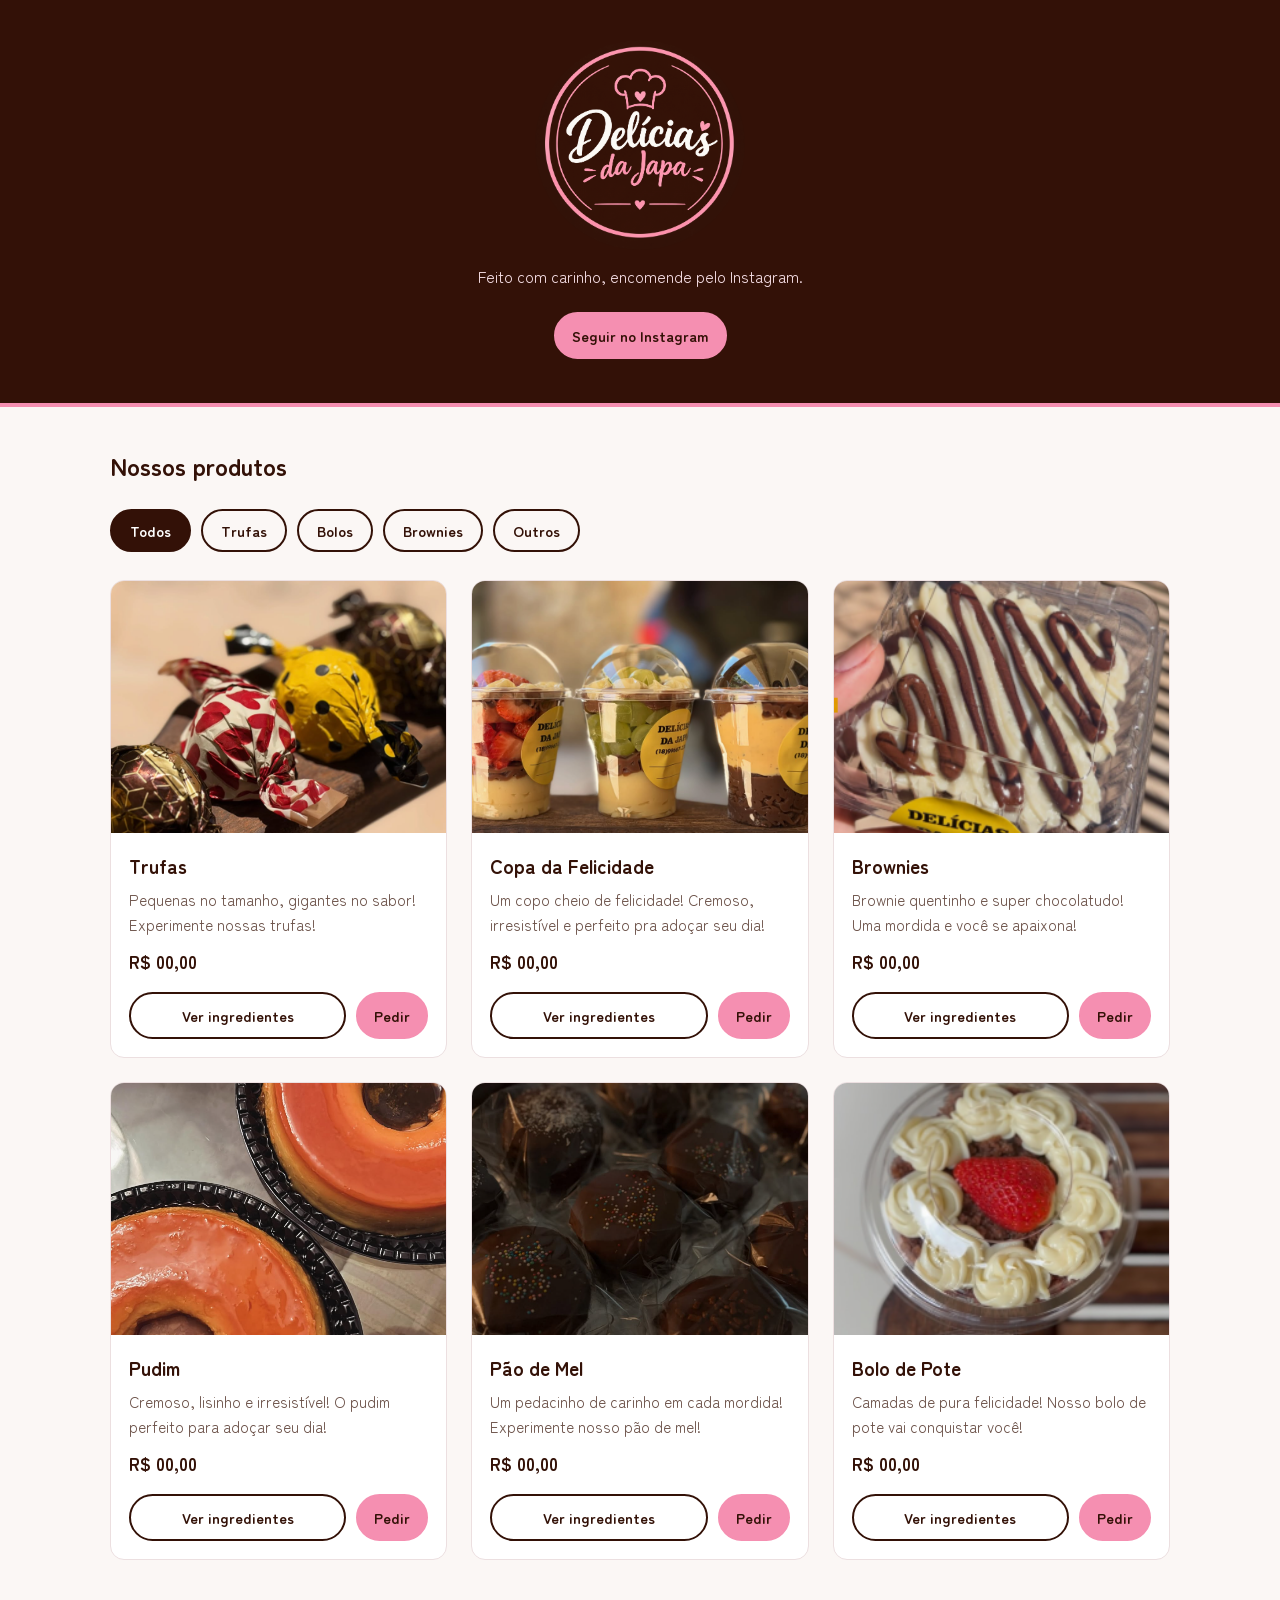
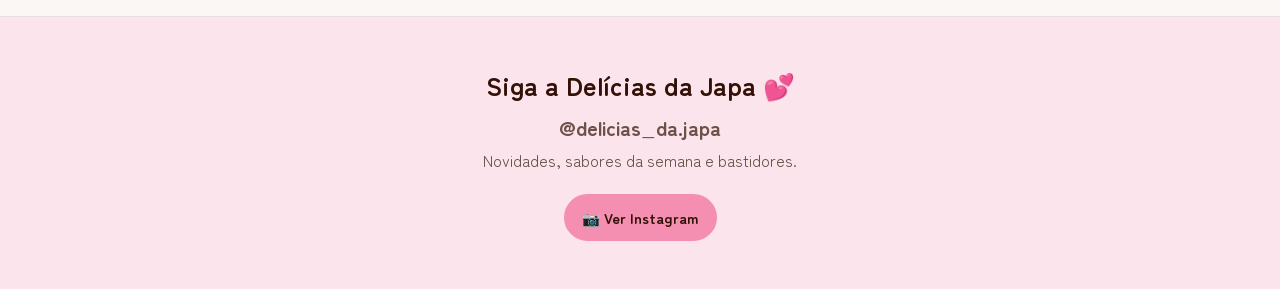
<file: index.html>
<!DOCTYPE html>
<html lang="pt-BR">
<head>
  <meta charset="UTF-8">
  <meta name="viewport" content="width=device-width, initial-scale=1">
  <title>Delícias da Japa</title>
  <meta name="description" content="Vitrine de produtos da Delícias da Japa. Confira o cardápio e faça seu pedido pelo Instagram.">
  <link rel="icon" href="img/Logo.png">
  <link rel="preconnect" href="https://fonts.googleapis.com">
  <link rel="preconnect" href="https://fonts.gstatic.com" crossorigin>
  <link href="https://fonts.googleapis.com/css2?family=Zen+Maru+Gothic:wght@400;500;700&display=swap" rel="stylesheet">
  <link rel="stylesheet" href="style.css">
</head>
<body>

  <header class="topo">
    <h1 class="logo-titulo">
      <img class="logo" src="img/Logo.png" alt="Delícias da Japa" width="200" height="200">
    </h1>
    <p>Feito com carinho, encomende pelo Instagram.</p>
    <a class="botao botao-cheio" href="https://www.instagram.com/delicias_da.japa/" target="_blank" rel="noopener">Seguir no Instagram</a>
  </header>

  <main>
    <h2 class="titulo-secao">Nossos produtos</h2>

    <!-- Para mudar de categoria de um produto, troque o data-categoria do <article> -->
    <div class="filtros" role="group" aria-label="Filtrar produtos por categoria">
      <button class="filtro ativo" type="button" data-filtro="todos" aria-pressed="true">Todos</button>
      <button class="filtro" type="button" data-filtro="trufas" aria-pressed="false">Trufas</button>
      <button class="filtro" type="button" data-filtro="bolos" aria-pressed="false">Bolos</button>
      <button class="filtro" type="button" data-filtro="brownies" aria-pressed="false">Brownies</button>
      <button class="filtro" type="button" data-filtro="outros" aria-pressed="false">Outros</button>
    </div>

    <div class="grade">

      <!--
        COPIE ESTE BLOCO <article> PARA CADA PRODUTO NOVO
        (e escolha o data-categoria: trufas, bolos, brownies ou outros).
        1) Troque o src da <img> pelo caminho da foto (ex.: img/temaki.jpg)
        2) Troque o href do botão "Ver ingredientes" pela página do produto
      -->
      <article class="card" data-categoria="trufas">
        <img src="img/Trufas.png" alt="Trufas">
        <div class="card-corpo">
          <h3>Trufas</h3>
          <p>Pequenas no tamanho, gigantes no sabor! Experimente nossas trufas!</p>
          <p class="preco">R$ 00,00</p>
          <div class="acoes">
            <a class="botao" href="ingredientes-temaki.html">Ver ingredientes</a>
            <a class="botao botao-cheio" href="https://ig.me/m/delicias_da.japa" target="_blank" rel="noopener">Pedir</a>
          </div>
        </div>
      </article>

      <article class="card" data-categoria="outros">
        <img src="img/Copodafelicidade.png" alt="Copo da Felicidade">
        <div class="card-corpo">
          <h3>Copa da Felicidade</h3>
          <p>Um copo cheio de felicidade! Cremoso, irresistível e perfeito pra adoçar seu dia!</p>
          <p class="preco">R$ 00,00</p>
          <div class="acoes">
            <a class="botao" href="ingredientes-hot-roll.html">Ver ingredientes</a>
            <a class="botao botao-cheio" href="https://ig.me/m/delicias_da.japa" target="_blank" rel="noopener">Pedir</a>
          </div>
        </div>
      </article>

      <article class="card" data-categoria="brownies">
        <img src="img/Brownie.png" alt="Brownie">
        <div class="card-corpo">
          <h3>Brownies</h3>
          <p>Brownie quentinho e super chocolatudo! Uma mordida e você se apaixona!</p>
          <p class="preco">R$ 00,00</p>
          <div class="acoes">
            <a class="botao" href="ingredientes-combinado.html">Ver ingredientes</a>
            <a class="botao botao-cheio" href="https://ig.me/m/delicias_da.japa" target="_blank" rel="noopener">Pedir</a>
          </div>
        </div>
      </article>

      <article class="card" data-categoria="outros">
        <img src="img/Pudim.png" alt="Pudim">
        <div class="card-corpo">
          <h3>Pudim</h3>
          <p>Cremoso, lisinho e irresistível! O pudim perfeito para adoçar seu dia!</p>
          <p class="preco">R$ 00,00</p>
          <div class="acoes">
            <a class="botao" href="ingredientes-yakisoba.html">Ver ingredientes</a>
            <a class="botao botao-cheio" href="https://ig.me/m/delicias_da.japa" target="_blank" rel="noopener">Pedir</a>
          </div>
        </div>
      </article>

      <article class="card" data-categoria="outros">
        <img src="img/PaodeMel.png" alt="Foto do Gyoza">
        <div class="card-corpo">
          <h3>Pão de Mel</h3>
          <p>Um pedacinho de carinho em cada mordida! Experimente nosso pão de mel!</p>
          <p class="preco">R$ 00,00</p>
          <div class="acoes">
            <a class="botao" href="ingredientes-gyoza.html">Ver ingredientes</a>
            <a class="botao botao-cheio" href="https://ig.me/m/delicias_da.japa" target="_blank" rel="noopener">Pedir</a>
          </div>
        </div>
      </article>

      <article class="card" data-categoria="bolos">
        <img src="img/BolodePote.png" alt="Foto da Sobremesa">
        <div class="card-corpo">
          <h3>Bolo de Pote</h3>
          <p>Camadas de pura felicidade! Nosso bolo de pote vai conquistar você!</p>
          <p class="preco">R$ 00,00</p>
          <div class="acoes">
            <a class="botao" href="ingredientes-sobremesa.html">Ver ingredientes</a>
            <a class="botao botao-cheio" href="https://ig.me/m/delicias_da.japa" target="_blank" rel="noopener">Pedir</a>
          </div>
        </div>
      </article>

    </div>
  </main>

  <section class="insta">
    <h2>Siga a Delícias da Japa 💕</h2>
    <p class="insta-arroba">@delicias_da.japa</p>
    <p>Novidades, sabores da semana e bastidores.</p>
    <a class="botao botao-cheio" href="https://www.instagram.com/delicias_da.japa/" target="_blank" rel="noopener">📷 Ver Instagram</a>
  </section>



  <script>
    // Filtro por categoria
    const botoes = document.querySelectorAll('.filtro');
    const cards = document.querySelectorAll('.card');

    botoes.forEach(function (botao) {
      botao.addEventListener('click', function () {
        const filtro = botao.dataset.filtro;

        botoes.forEach(function (b) {
          const ativo = b === botao;
          b.classList.toggle('ativo', ativo);
          b.setAttribute('aria-pressed', ativo);
        });

        cards.forEach(function (card) {
          card.hidden = !(filtro === 'todos' || card.dataset.categoria === filtro);
        });
      });
    });
  </script>

</body>
</html>
</file>
<file: style.css>
/* ===== Cores (tiradas da logo) ===== */
:root {
  --fundo: #fbf7f5;
  --papel: #ffffff;
  --texto: #331107;
  --texto-suave: #6b5148;
  --azul: #331107;      /* marrom chocolate */
  --sakura: #fbe4ec;    /* rosa bem claro */
  --vermelho: #f58fb1;  /* rosa da logo */
  --borda: #ecdfe0;
}

* { box-sizing: border-box; margin: 0; padding: 0; }

body {
  font-family: "Zen Maru Gothic", system-ui, sans-serif;
  background: var(--fundo);
  color: var(--texto);
  line-height: 1.6;
}

/* ===== Topo (mesmo marrom da logo, ela se funde ao fundo) ===== */
.topo {
  background: #331107;
  text-align: center;
  padding: 40px 20px 44px;
  border-bottom: 4px solid var(--vermelho);
}
.logo-titulo { line-height: 0; }
.logo {
  width: clamp(150px, 42vw, 210px);
  height: auto;
  border-radius: 50%;
}
.logo-pequena { width: 84px; }
.topo p {
  margin: 14px 0 22px;
  color: #f3dbe2;
}

/* ===== Seção ===== */
main {
  max-width: 1100px;
  margin: 0 auto;
  padding: 40px 20px 56px;
}
.titulo-secao {
  font-size: 1.5rem;
  color: var(--azul);
  margin-bottom: 24px;
}

/* ===== Grade de produtos ===== */
.grade {
  display: grid;
  grid-template-columns: repeat(auto-fill, minmax(260px, 1fr));
  gap: 24px;
}

.card {
  background: var(--papel);
  border: 1px solid var(--borda);
  border-radius: 14px;
  overflow: hidden;
  display: flex;
  flex-direction: column;
}

/* Área da foto: o fundo aparece enquanto você não colocou a imagem */
.card img {
  width: 100%;
  aspect-ratio: 4 / 3;
  object-fit: cover;
  display: block;
  background: var(--sakura);
  color: var(--texto-suave);
}

.card-corpo {
  padding: 18px;
  display: flex;
  flex-direction: column;
  flex: 1;
}
.card-corpo h3 {
  font-size: 1.2rem;
  color: var(--azul);
}
.card-corpo p {
  font-size: 0.95rem;
  color: var(--texto-suave);
  margin-top: 6px;
}
.card-corpo .preco {
  font-weight: 700;
  font-size: 1.1rem;
  color: var(--texto);
  margin-top: 12px;
}

/* ===== Botões ===== */
.acoes {
  display: flex;
  gap: 10px;
  margin-top: auto;
  padding-top: 16px;
}
.botao {
  display: inline-block;
  text-align: center;
  text-decoration: none;
  font: inherit;
  font-weight: 700;
  font-size: 0.9rem;
  padding: 10px 16px;
  border-radius: 999px;
  border: 2px solid var(--azul);
  color: var(--azul);
  background: transparent;
  transition: background 0.15s, color 0.15s;
}
.acoes .botao:first-child { flex: 1; }
.botao:hover { background: var(--azul); color: #fff; }

.botao-cheio {
  background: var(--vermelho);
  border-color: var(--vermelho);
  color: var(--azul);
}
.botao-cheio:hover { background: #ee739c; border-color: #ee739c; color: var(--azul); }

.botao:focus-visible,
.rodape a:focus-visible {
  outline: 3px solid var(--azul);
  outline-offset: 3px;
}

/* ===== Rodapé ===== */
.rodape {
  text-align: center;
  padding: 28px 20px;
  border-top: 1px solid var(--borda);
  color: var(--texto-suave);
  font-size: 0.95rem;
}
.rodape a { color: var(--azul); font-weight: 700; }

/* ===== Celular ===== */
@media (max-width: 480px) {
  .topo { padding: 44px 16px 36px; }
  .grade { grid-template-columns: 1fr; }
}

/* ===== Página de ingredientes ===== */
.topo-pequeno { padding: 20px 20px 22px; }
.voltar {
  display: block;
  margin-bottom: 12px;
  color: var(--vermelho);
  font-weight: 700;
  font-size: 0.9rem;
}
.voltar:focus-visible { outline: 3px solid var(--vermelho); outline-offset: 3px; }

.detalhe {
  max-width: 900px;
  display: grid;
  grid-template-columns: 1fr 1fr;
  gap: 32px;
  align-items: start;
}
.detalhe > img {
  width: 100%;
  aspect-ratio: 1 / 1;
  object-fit: cover;
  border-radius: 14px;
  background: var(--sakura);
}
.detalhe-texto h2 { font-size: 1.8rem; color: var(--azul); }
.detalhe-texto .preco { font-weight: 700; font-size: 1.2rem; margin: 4px 0 20px; }
.detalhe-texto h3 { font-size: 1.05rem; color: var(--azul); margin: 20px 0 8px; }

.ingredientes { list-style: none; }
.ingredientes li {
  padding: 8px 0;
  border-bottom: 1px solid var(--borda);
}
.aviso { color: var(--texto-suave); font-size: 0.95rem; }
.detalhe-texto .acoes { margin-top: 24px; }

@media (max-width: 700px) {
  .detalhe { grid-template-columns: 1fr; }
}

.topo .botao:focus-visible { outline-color: #fff; }
@media (max-width: 480px) { .topo { padding: 32px 16px 36px; } }

/* ===== Filtros por categoria ===== */
.filtros {
  display: flex;
  flex-wrap: wrap;
  gap: 10px;
  margin-bottom: 28px;
}
.filtro {
  font: inherit;
  font-weight: 700;
  font-size: 0.9rem;
  cursor: pointer;
  padding: 8px 18px;
  border-radius: 999px;
  border: 2px solid var(--azul);
  background: transparent;
  color: var(--azul);
  transition: background 0.15s, color 0.15s;
}
.filtro:hover { background: var(--sakura); }
.filtro.ativo { background: var(--azul); color: #fff; }
.filtro:focus-visible { outline: 3px solid var(--vermelho); outline-offset: 3px; }
.card[hidden] { display: none; }

/* ===== Chamada do Instagram ===== */
.insta {
  background: var(--sakura);
  text-align: center;
  padding: 48px 20px;
  border-top: 1px solid var(--borda);
}
.insta h2 { font-size: 1.6rem; color: var(--azul); }
.insta-arroba {
  font-size: 1.25rem;
  font-weight: 700;
  color: var(--azul);
  margin: 6px 0 4px;
}
.insta p { color: var(--texto-suave); }
.insta .botao { margin-top: 20px; }
</file>
